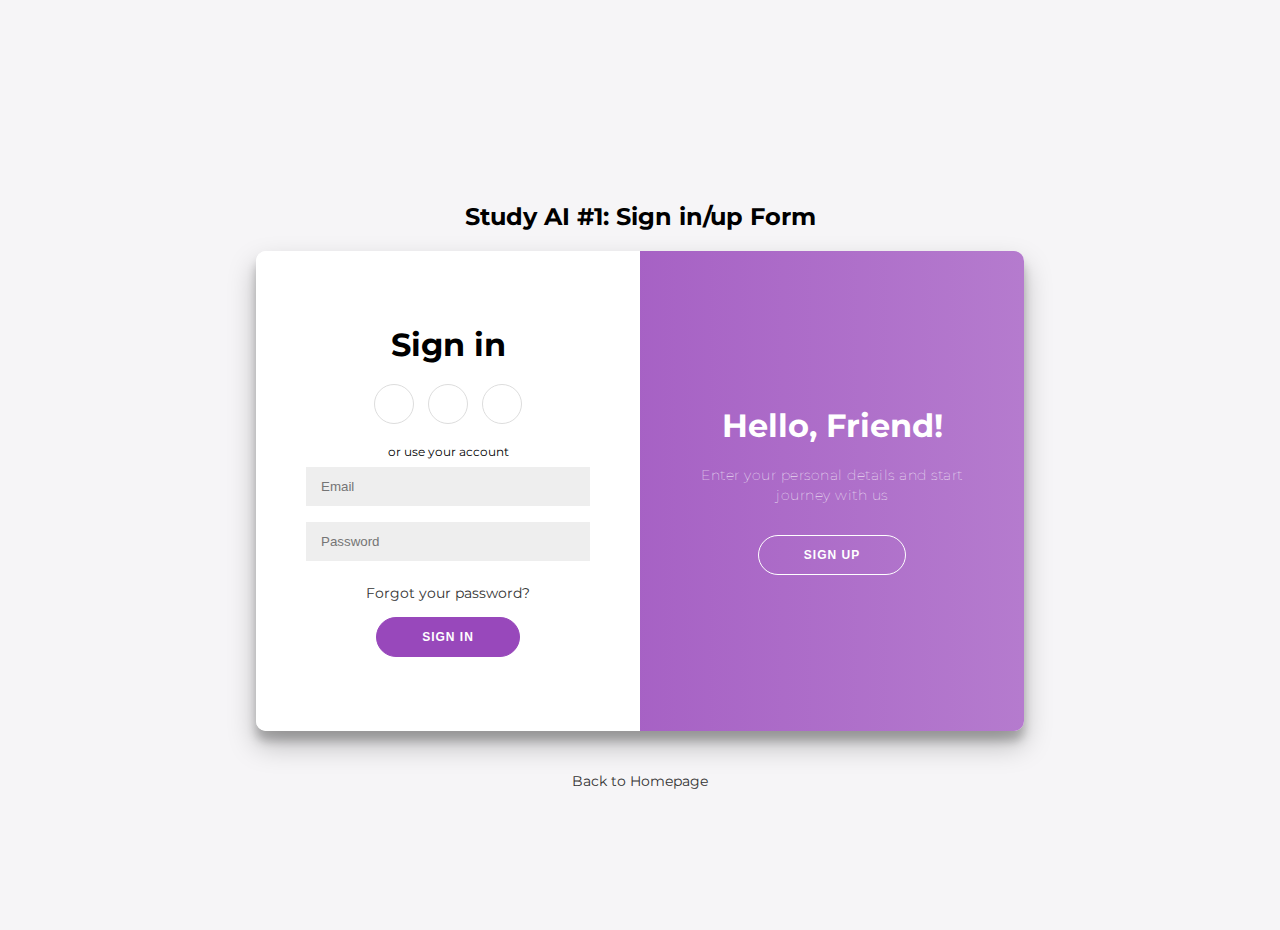
<file: auth.html>
<!DOCTYPE html>
<html lang="en">
<head>
    <meta charset="UTF-8">
    <meta name="viewport" content="width=device-width, initial-scale=1.0">
    <title>Study AI | Authentication</title>
    <link rel="stylesheet" href="https://cdnjs.cloudflare.com/ajax/libs/font-awesome/6.4.2/css/all.min.css" integrity="sha512-z3gLpd7yknf1YoNbCzqRKc4qyor8gaKU1qmn+CShxbuBusANI9QpRohGBreCFkKxLhei6S9CQXFEbbKuqLg0DA==" crossorigin="anonymous" referrerpolicy="no-referrer" />
    <style>
        @import url('https://fonts.googleapis.com/css?family=Montserrat:400,800');

        * {
            box-sizing: border-box;
        }

        body {
            background: #f6f5f7;
            display: flex;
            justify-content: center;
            align-items: center;
            flex-direction: column;
            font-family: 'Montserrat', sans-serif;
            height: 100vh;
            margin: -20px 0 50px;
        }

        h1 {
            font-weight: bold;
            margin: 0;
        }

        h2 {
            text-align: center;
        }

        p {
            font-size: 14px;
            font-weight: 100;
            line-height: 20px;
            letter-spacing: 0.5px;
            margin: 20px 0 30px;
        }

        span {
            font-size: 12px;
        }

        a {
            color: #333;
            font-size: 14px;
            text-decoration: none;
            margin: 15px 0;
        }

        button {
            border-radius: 20px;
            border: 1px solid #9848bb;
            background-color: #9848bb;
            color: #FFFFFF;
            font-size: 12px;
            font-weight: bold;
            padding: 12px 45px;
            letter-spacing: 1px;
            text-transform: uppercase;
            transition: transform 80ms ease-in;
        }

        button:active {
            transform: scale(0.95);
        }

        button:focus {
            outline: none;
        }

        button.ghost {
            background-color: transparent;
            border-color: #FFFFFF;
        }

        form {
            background-color: #FFFFFF;
            display: flex;
            align-items: center;
            justify-content: center;
            flex-direction: column;
            padding: 0 50px;
            height: 100%;
            text-align: center;
        }

        input {
            background-color: #eee;
            border: none;
            padding: 12px 15px;
            margin: 8px 0;
            width: 100%;
        }

        .container {
            background-color: #fff;
            border-radius: 10px;
            box-shadow: 0 14px 28px rgba(0,0,0,0.25), 
                    0 10px 10px rgba(0,0,0,0.22);
            position: relative;
            overflow: hidden;
            width: 768px;
            max-width: 100%;
            min-height: 480px;
        }

        .form-container {
            position: absolute;
            top: 0;
            height: 100%;
            transition: all 0.6s ease-in-out;
        }

        .sign-in-container {
            left: 0;
            width: 50%;
            z-index: 2;
        }

        .container.right-panel-active .sign-in-container {
            transform: translateX(100%);
        }

        .sign-up-container {
            left: 0;
            width: 50%;
            opacity: 0;
            z-index: 1;
        }

        .container.right-panel-active .sign-up-container {
            transform: translateX(100%);
            opacity: 1;
            z-index: 5;
            animation: show 0.6s;
        }

        @keyframes show {
            0%, 49.99% {
                opacity: 0;
                z-index: 1;
            }
            
            50%, 100% {
                opacity: 1;
                z-index: 5;
            }
        }

        .overlay-container {
            position: absolute;
            top: 0;
            left: 50%;
            width: 50%;
            height: 100%;
            overflow: hidden;
            transition: transform 0.6s ease-in-out;
            z-index: 100;
        }

        .container.right-panel-active .overlay-container{
            transform: translateX(-100%);
        }

        .overlay {
            background: #9848bb;
            /* background: -webkit-linear-gradient(to right, #FF4B2B, #FF416C);
            background: linear-gradient(to right, #FF4B2B, #FF416C); */
            background: -webkit-linear-gradient(to right, #9848bb, #b57bce);
            background: linear-gradient(to right, #9848bb, #b57bce);
            background-repeat: no-repeat;
            background-size: cover;
            background-position: 0 0;
            color: #FFFFFF;
            position: relative;
            left: -100%;
            height: 100%;
            width: 200%;
            transform: translateX(0);
            transition: transform 0.6s ease-in-out;
        }
        
        .container.right-panel-active .overlay {
            transform: translateX(50%);
        }

        .overlay-panel {
            position: absolute;
            display: flex;
            align-items: center;
            justify-content: center;
            flex-direction: column;
            padding: 0 40px;
            text-align: center;
            top: 0;
            height: 100%;
            width: 50%;
            transform: translateX(0);
            transition: transform 0.6s ease-in-out;
        }

        .overlay-left {
            transform: translateX(-20%);
        }

        .container.right-panel-active .overlay-left {
            transform: translateX(0);
        }

        .overlay-right {
            right: 0;
            transform: translateX(0);
        }

        .container.right-panel-active .overlay-right {
            transform: translateX(20%);
        }

        .social-container {
            margin: 20px 0;
        }

        .social-container a {
            border: 1px solid #DDDDDD;
            border-radius: 50%;
            display: inline-flex;
            justify-content: center;
            align-items: center;
            margin: 0 5px;
            height: 40px;
            width: 40px;
        }

        footer {
            background-color: #222;
            color: #fff;
            font-size: 14px;
            bottom: 0;
            position: fixed;
            left: 0;
            right: 0;
            text-align: center;
            z-index: 999;
        }

        footer p {
            margin: 10px 0;
        }

        footer i {
            color: red;
        }

        footer a {
            color: #3c97bf;
            text-decoration: none;
        }
        .link {
            margin: 40px;
        }
    </style>
</head>
<body><br><br><br><br><br><br><br><br><br><br><br>
    <h2>Study AI #1: Sign in/up Form</h2>
    <div class="container" id="container">
        <div class="form-container sign-up-container">
            <form action="#">
                <h1>Create Account</h1>
                <div class="social-container">
                    <a href="#" class="social"><i class="fab fa-facebook-f"></i></a>
                    <a href="#" class="social"><i class="fab fa-google-plus-g"></i></a>
                    <a href="#" class="social"><i class="fab fa-linkedin-in"></i></a>
                </div>
                <span>or use your email for registration</span>
                <input type="text" placeholder="Name" />
                <input type="email" placeholder="Email" />
                <input type="password" placeholder="Password" />
                <button>Sign Up</button>
            </form>
        </div>
        <div class="form-container sign-in-container">
            <form action="#">
                <h1>Sign in</h1>
                <div class="social-container">
                    <a href="#" class="social"><i class="fab fa-facebook-f"></i></a>
                    <a href="#" class="social"><i class="fab fa-google-plus-g"></i></a>
                    <a href="#" class="social"><i class="fab fa-linkedin-in"></i></a>
                </div>
                <span>or use your account</span>
                <input type="email" placeholder="Email" />
                <input type="password" placeholder="Password" />
                <a href="#">Forgot your password?</a>
                <button>Sign In</button>
            </form>
        </div>
        <div class="overlay-container">
            <div class="overlay">
                <div class="overlay-panel overlay-left">
                    <h1>Welcome Back!</h1>
                    <p>To keep connected with us please login with your personal info</p>
                    <button class="ghost" id="signIn">Sign In</button>
                </div>
                <div class="overlay-panel overlay-right">
                    <h1>Hello, Friend!</h1>
                    <p>Enter your personal details and start journey with us</p>
                    <button class="ghost" id="signUp">Sign Up</button>
                </div>
            </div>
        </div>
    </div>

    <div class="link">
        <a href="index.html">Back to Homepage</a>
        <br><br><br><br>
    </div>

    <script>
        const signUpButton = document.getElementById('signUp');
        const signInButton = document.getElementById('signIn');
        const container = document.getElementById('container');

        signUpButton.addEventListener('click', () => {
            container.classList.add("right-panel-active");
        });

        signInButton.addEventListener('click', () => {
            container.classList.remove("right-panel-active");
        });
    </script>
</body>
</html>
</file>
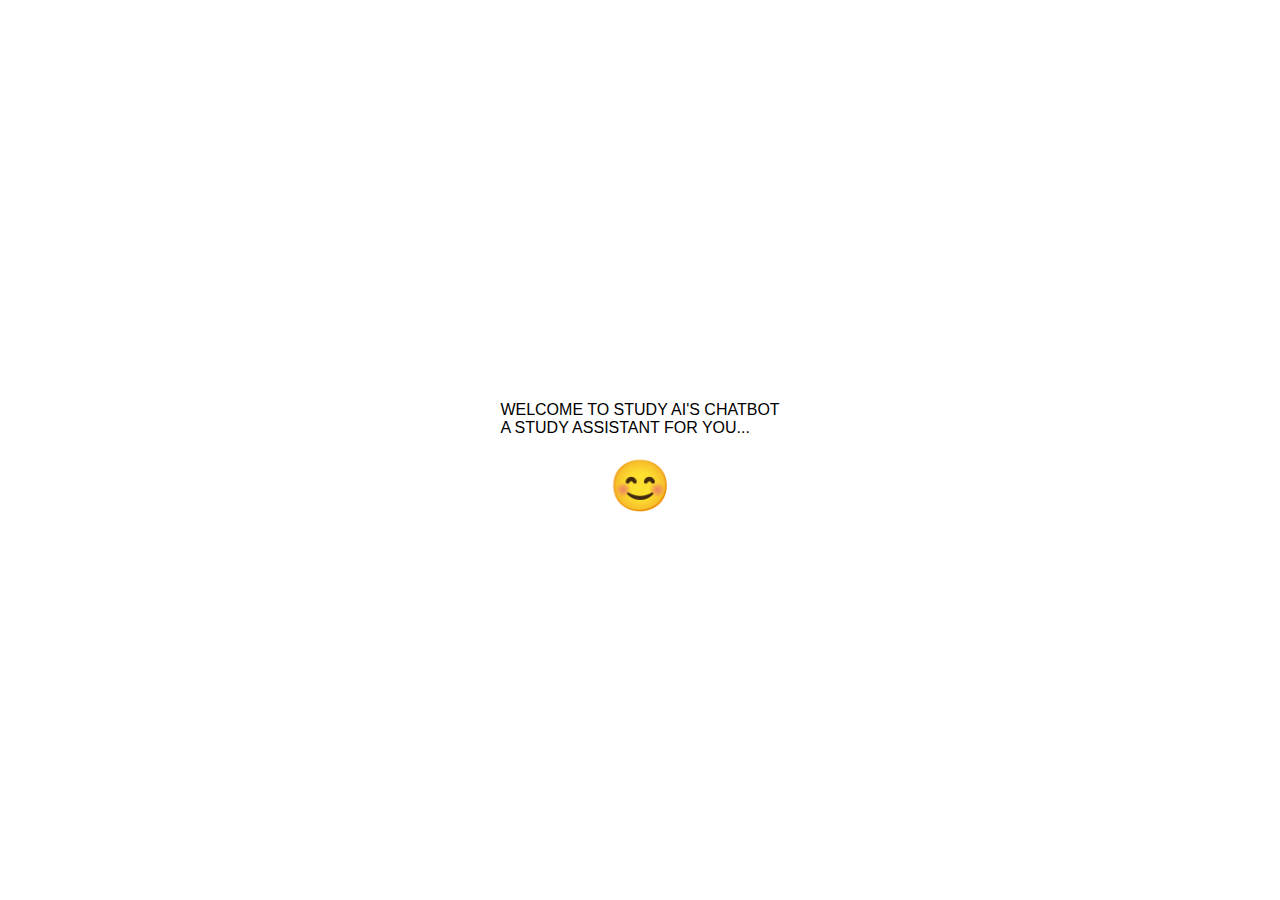
<file: chatbot.html>
<!DOCTYPE html>
<html lang="en">
<head>
  <meta charset="UTF-8">
  <meta name="viewport" content="width=device-width, initial-scale=1.0">
  <style>
    body {
      margin: 0;
      font-family: 'Arial', sans-serif;
    }

    .preloader-container {
      position: fixed;
      top: 0;
      left: 0;
      width: 100%;
      height: 100%;
      background-color: #fff; /* You can change the background color */
      display: flex;
      flex-direction: column;
      justify-content: center;
      align-items: center;
      z-index: 9999;
    }

    .loading-text {
      margin-bottom: 20px;
    }

    .emoji {
      font-size: 50px; /* Adjust the font size as needed */
    }

    .content {
      display: none; /* Initially hide content */
    }
  </style>
  <title>Your Website</title>
</head>
<body>
  <div class="preloader-container">
    <p class="loading-text">WELCOME TO STUDY AI'S CHATBOT <br> A STUDY ASSISTANT FOR YOU...</p>
    <div class="emoji">😊</div>
  </div>

  <div class="content">
    <h1>Your Website Content Goes Here</h1>
    <!-- Other content of your website -->
  </div>

  <script>
    window.setTimeout(function() {
        const preloader = document.querySelector('.preloader-container');
        const content = document.querySelector('.content');

        preloader.style.display = 'none';
        content.style.display = 'block';
    }, 3000);
  </script>
</body>
</html>
</file>
